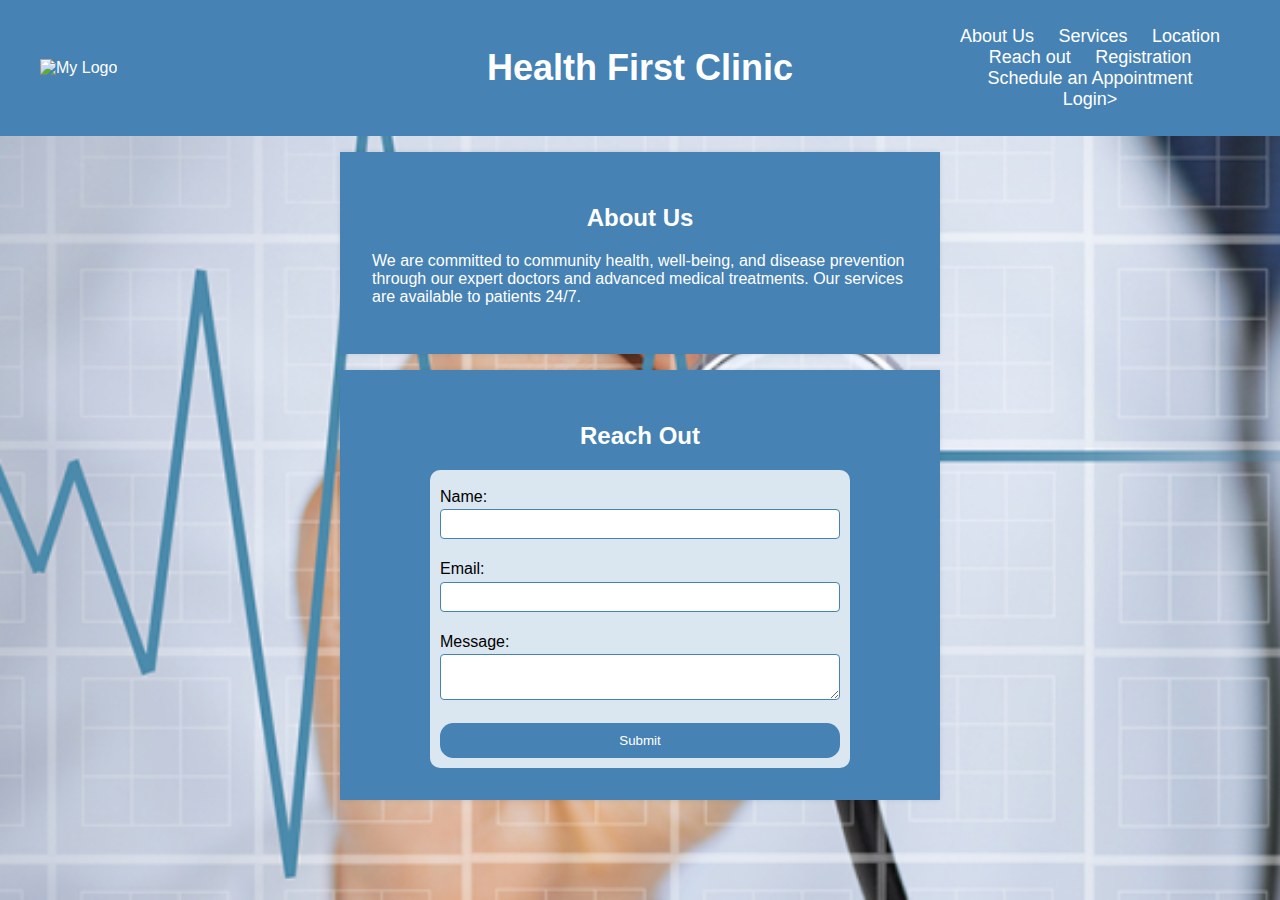
<file: src/main/resources/templates/index.html>
<!DOCTYPE html>
<html lang="en" xmlns:th="http://www.thymeleaf.org">
<head>
    <meta charset="UTF-8">
    <title>Hospital Management System</title>
    <link rel="stylesheet" href="../static/css/styles.css" th:href="@{/css/styles.css}">
    <script type="text/javascript" src="../static/js/home.js" th:src="@{/js/home.js}"></script>

    <style>
        body {
            background-image: url("../static/images/image-stethoscope.png");
            background-size: cover; /* Adjust background size */
            background-position: center; /* Center the image */
            background-repeat: no-repeat; /* Prevent image repetition */
        }

        /* You can also set a background image for specific elements */
        .header-background {
            background-image: url("../static/images/image-stethoscope.png");
            background-size: cover;
            background-position: center;
            background-repeat: no-repeat;
        }
    </style>
</head>
<body>
<header>
    <nav class="navbar">
        <div class="navbar-left">
            <img th:src="@{/images/medical-logo.jpg}" alt="My Logo" class="logo">
        </div>
        <div class="navbar-center">
            <h1>Health First Clinic</h1>
        </div>
        <div class="navbar-right">
            <nav>
                <ul class="nav-links">
                    <li><a href="#">About Us</a></li>
                    <li><a href="#">Services</a></li>
                    <li><a th:href="@{/location}">Location</a></li>
                    <li><a th:href="@{/reachOut}">Reach out</a></li>
                    <li><a th:href="@{/userRegistration}">Registration</a></li>
                    <li><a th:href="@{/appointment}">Schedule an Appointment</a></li>
                    <li><a th:href="@{/login}">Login></a></li>
                </ul>
            </nav>
        </div>
    </nav>
</header>

<section id="about">
    <div>
        <h2>About Us</h2>
    </div>
    <div>
        <p style="color: white;">We are committed to community health, well-being, and
            disease prevention through our expert doctors
            and advanced medical treatments.
            Our services are available to patients 24/7.</p>
    </div>
</section>

<section id="contact">
    <h2>Reach Out</h2>
    <form id="contactForm">
        <label for="name">Name:</label>
        <input type="text" id="name" name="name" required>
        <label for="email">Email:</label>
        <input type="email" id="email" name="email" required>
        <label for="message">Message:</label>
        <textarea id="message" name="message" required></textarea>
        <button type="submit">Submit</button>
    </form>
</section>

<script>
    document.getElementById('contactForm').addEventListener('submit', function (event) {
        event.preventDefault();
        const contName = document.getElementById('name').value;
        const contEmail = document.getElementById('email').value;
        if (!contName || !contEmail) {
            alert('Submit is not complete until you fill all the fields.');
            return;
        }
        alert('We will reach you soon to address your concerns.');
    });
</script>
</body>
</html>
</file>
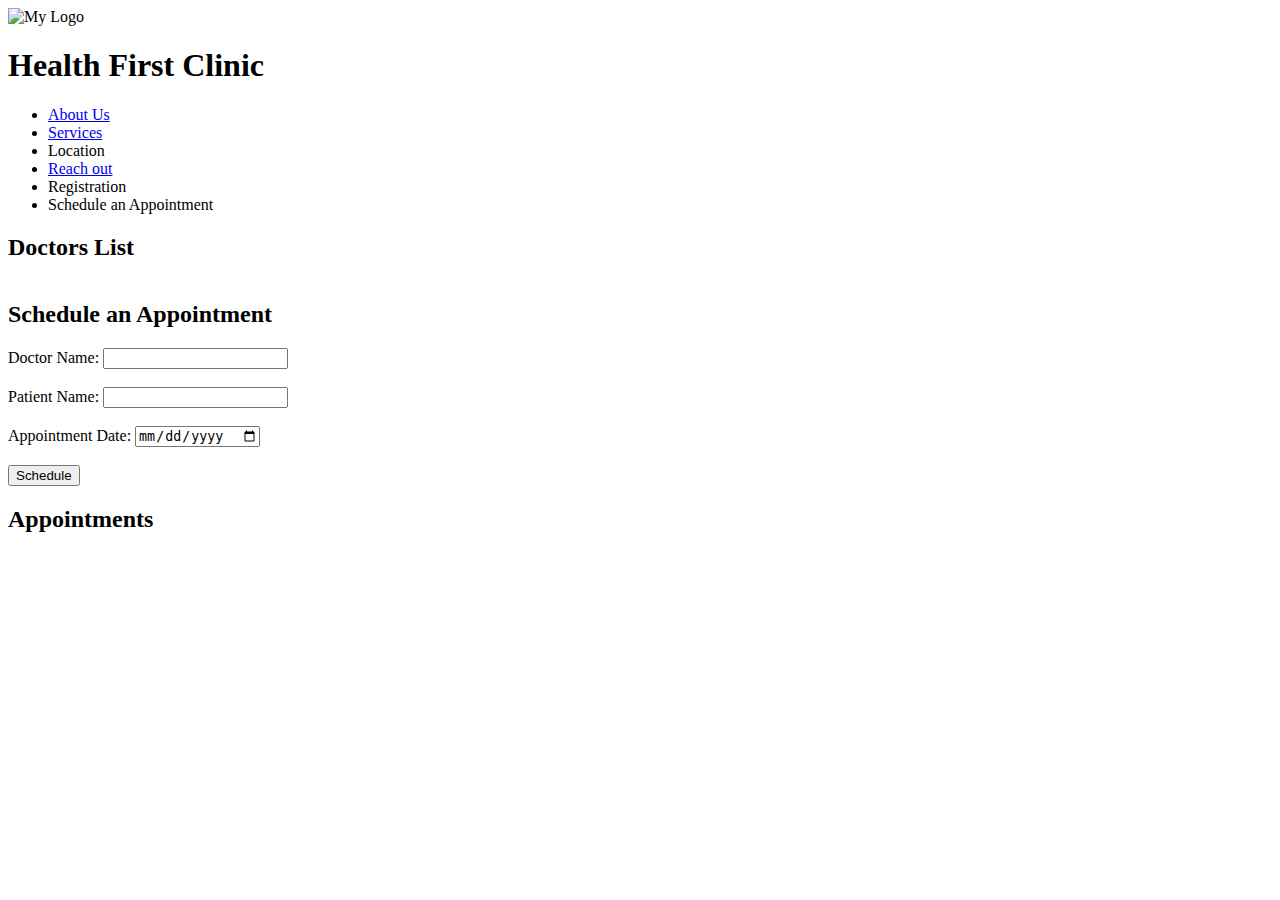
<file: src/main/resources/templates/appointments.html>
<!--<!DOCTYPE html>-->
<!--<html lang="en" xmlns:th="http://www.thymeleaf.org">-->
<!--<head>-->
<!--    <meta charset="UTF-8">-->
<!--    <title>Hospital Management System</title>-->
<!--    <link rel="stylesheet" href="../static/css/styles.css" th:href="@{/css/styles.css}">-->
<!--        <style>-->
<!--            /* Optional CSS for styling */-->
<!--            /*body {-->
<!--                font-family: Arial, sans-serif;-->
<!--                margin: 20px;-->
<!--            }*/-->
<!--            #doctorList, #appointmentList {-->
<!--                list-style-type: none;-->
<!--                padding: 10px;-->
<!--                align-items: center;-->
<!--            }-->
<!--            #doctorList li, #appointmentList li {-->
<!--                margin: 10px 0;-->
<!--                padding: 10px;-->
<!--                border: 1px solid #ddd;-->
<!--                border-radius: 5px;-->
<!--                text-align-all: center;-->
<!--            }-->
<!--        </style>-->
<!--</head>-->
<!--<body>-->
<!--<header>-->
<!--    <nav class="navbar">-->
<!--        <div class="navbar-left">-->
<!--            <img src="../static/images/medical-logo.jpg"  th:src="@{/images/medical-logo.jpg}"   alt="My Logo" class="logo">-->
<!--        </div>-->
<!--        <div class="navbar-center">-->
<!--            <h1>Health First Clinic</h1>-->
<!--        </div>-->
<!--        <div class="navbar-right">-->
<!--            <nav>-->
<!--                <ul class="nav-links">-->
<!--                    <li><a href="#">About Us</a></li>-->
<!--                    <li><a href="#">Services</a></li>-->
<!--                    <li><a href="location.html">Location</a></li>-->
<!--                    <li><a href="#">Reach out</a></li>-->
<!--                    <li><a href="user-registration.html"  th:href="@{/userRegistration}">Registration</a></li>-->
<!--                    <li><a href="appointments.html"> Schedule an Appointment</a></li>-->
<!--                </ul>-->
<!--            </nav>-->
<!--        </div>-->
<!--    </nav>-->
<!--</header>-->
<!--<section>-->
<!--    <h2>Doctors List</h2>-->
<!--    <table>-->
<!--        <tr style="color:white" id="doctorList"></tr>-->
<!--    </table>-->
<!--    &lt;!&ndash;h2>Doctors List</h2>-->
<!--    <ul style="color:white" id="doctorList"></ul&ndash;&gt;-->
<!--</section>-->

<!--<section>-->
<!--    <h2>Schedule an Appointment</h2>-->
<!--    <form id="appointmentForm">-->
<!--        <label for="doctor">Doctor:</label>-->
<!--        <select id="doctor"></select><br><br>-->
<!--        <label for="patientName">Patient Name:</label>-->
<!--        <input type="text" id="patientName" required><br><br>-->
<!--        <label for="appointmentDate">Appointment Date:</label>-->
<!--        <input type="date" id="appointmentDate" required><br><br>-->
<!--        <button type="submit"> Schedule </button>-->
<!--    </form>-->
<!--</section>-->
<!--<section>-->
<!--    <h2>Appointments</h2>-->
<!--    <ul style="color:white" id="appointmentList"></ul>-->
<!--</section>-->
<!--&lt;!&ndash;<script src="../static/js/home.js"></script>&ndash;&gt;-->
<!--&lt;!&ndash;<script src="../static/js/script-hms-appointments.js"></script>&ndash;&gt;-->
<!--</body>-->
<!--</html>-->


<!DOCTYPE html>
<html lang="en" xmlns:th="http://www.thymeleaf.org">
<head>
    <meta charset="UTF-8">
    <title>Hospital Management System</title>
    <link rel="stylesheet" th:href="@{/css/styles.css}">
    <style>
        /* Optional CSS for styling */
        /*body {
            font-family: Arial, sans-serif;
            margin: 20px;
        }*/
        #doctorList, #appointmentList {
            list-style-type: none;
            padding: 10px;
            align-items: center;
        }
        #doctorList li, #appointmentList li {
            margin: 10px 0;
            padding: 10px;
            border: 1px solid #ddd;
            border-radius: 5px;
            text-align: center;
        }
    </style>
</head>
<body>
<header>
    <nav class="navbar">
        <div class="navbar-left">
            <img th:src="@{/images/medical-logo.jpg}" alt="My Logo" class="logo">
        </div>
        <div class="navbar-center">
            <h1>Health First Clinic</h1>
        </div>
        <div class="navbar-right">
            <nav>
                <ul class="nav-links">
                    <li><a href="#">About Us</a></li>
                    <li><a href="#">Services</a></li>
                    <li><a th:href="@{/location.html}">Location</a></li>
                    <li><a href="#">Reach out</a></li>
                    <li><a th:href="@{/userRegistration}">Registration</a></li>
                    <li><a th:href="@{/appointments.html}">Schedule an Appointment</a></li>
                </ul>
            </nav>
        </div>
    </nav>
</header>

<section>
    <h2>Doctors List</h2>
    <table>
        <tr style="color:white" id="doctorList"></tr>
    </table>
    <!--h2>Doctors List</h2>
    <ul style="color:white" id="doctorList"></ul-->
</section>

<section>
    <h2>Schedule an Appointment</h2>
    <form id="appointmentForm" th:action="@{/appointment}" method="post" th:object="${appointment}">
        <label for="doctorName">Doctor Name:</label>
        <input type="text" id="doctorName" name="doctorName" th:field="*{doctorName}" required><br><br>

        <label for="patientName">Patient Name:</label>
        <input type="text" id="patientName" name="patientName" th:field="*{patientName}" required><br><br>

        <label for="appointmentDate">Appointment Date:</label>
        <input type="date" id="appointmentDate" name="appointmentDate" th:field="*{appointmentDate}" required><br><br>

        <button type="submit">Schedule</button>
    </form>

</section>

<section>
    <h2>Appointments</h2>
    <ul style="color:white" id="appointmentList"></ul>
</section>

<!--<script th:src="@{/js/home.js}"></script>-->
<!--<script  src="../static/js/script-hms-appointments.js" th:src="@{/js/script-hms-appointments.js}"></script>-->

</body>
</html>
</file>
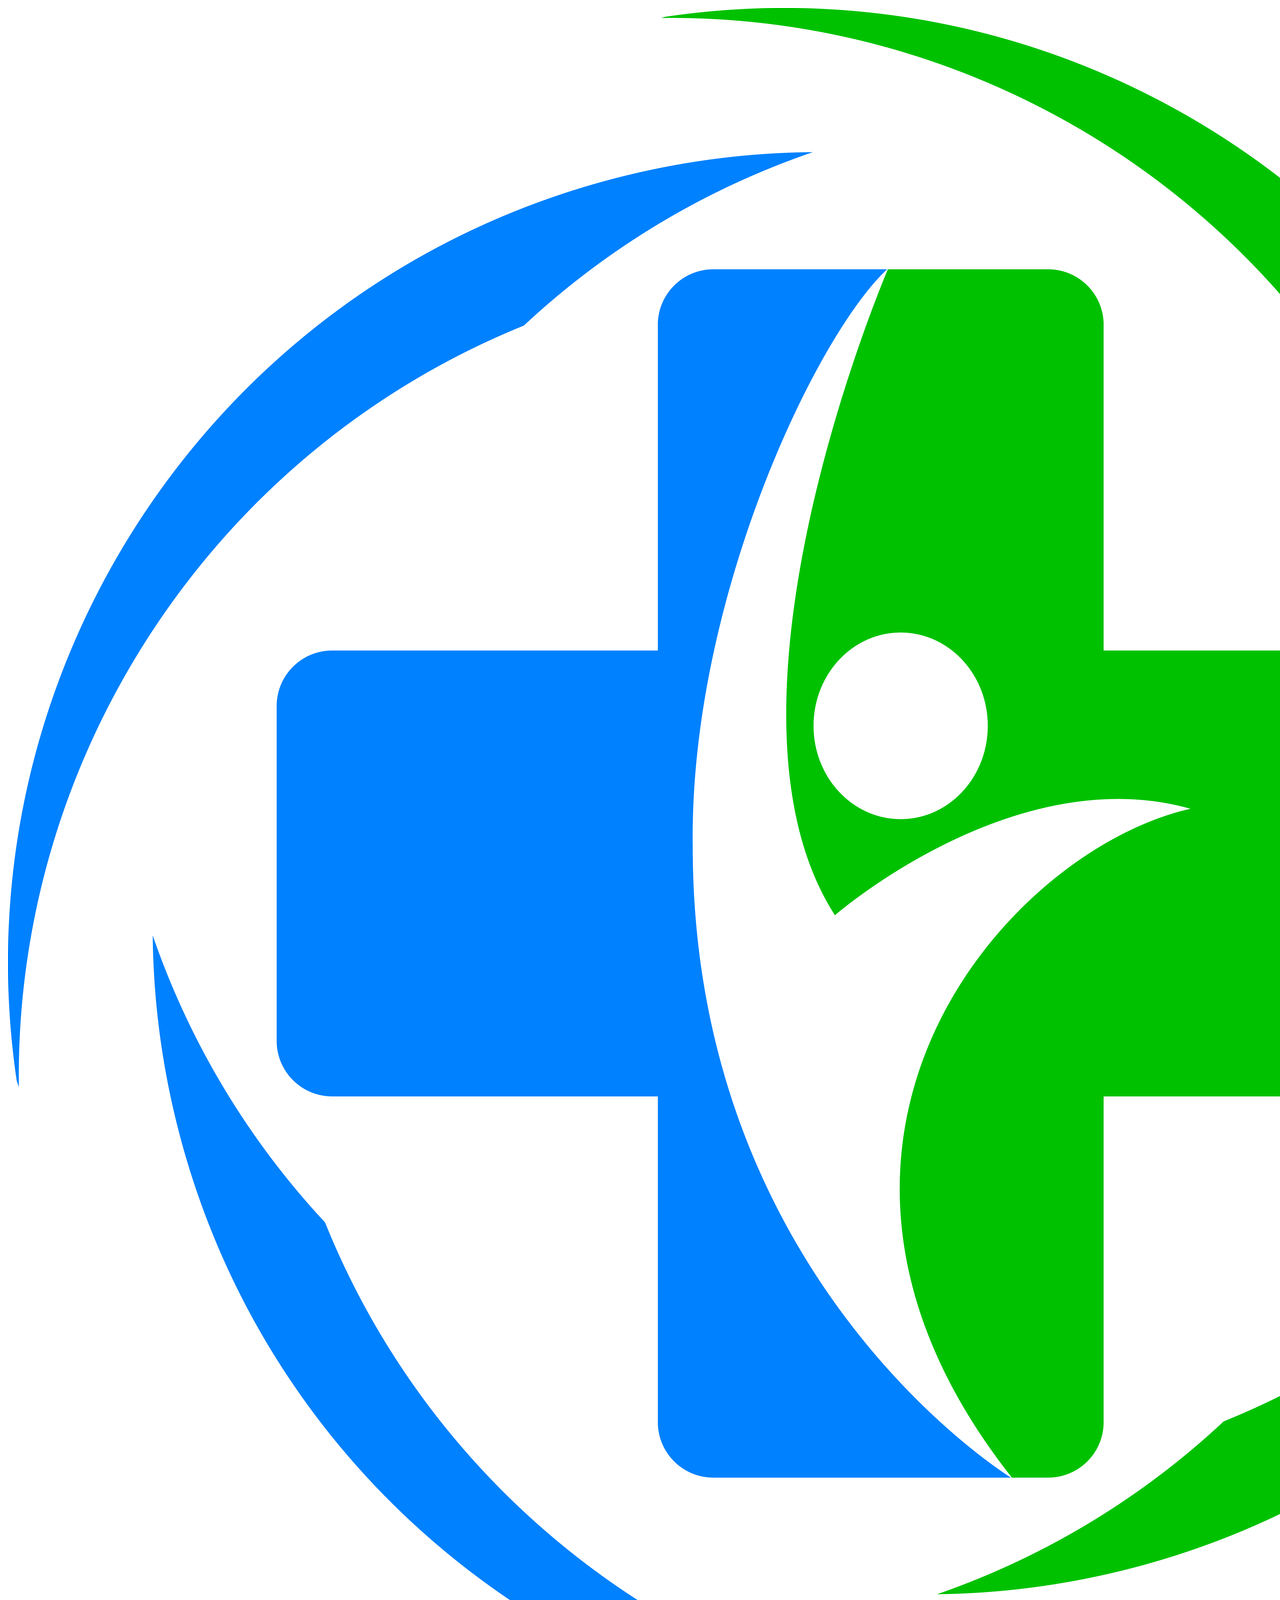
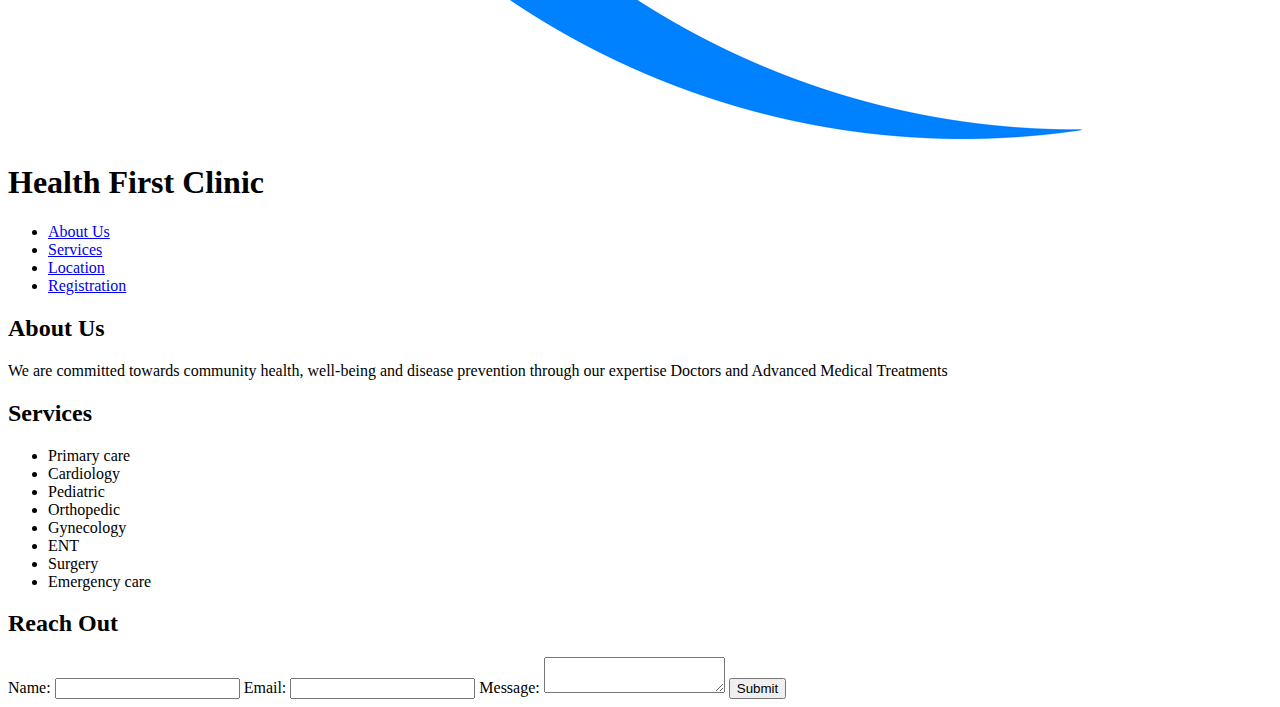
<file: src/main/resources/templates/reachOutPage.html>
<!--<!DOCTYPE html>-->
<!--<html lang="en">-->
<!--<head>-->
<!--    <meta charset="UTF-8">-->
<!--    <title>Hospital Management System</title>-->
<!--    <link rel="stylesheet" href="../static/css/styles.css">-->
<!--</head>-->
<!--<body>-->
<!--&lt;!&ndash;header>-->
<!--    <img src="../static/images/medical-logo.jpg" alt="My Logo" class="logo">-->
<!--    <h1>Health First Clinic</h1>-->
<!--    <nav>-->
<!--        <ul>-->
<!--            <li><a href="#about">About Us</a></li>-->
<!--            <li><a href="#services">Services</a></li>-->
<!--            <li><a href="../templates/template-hms-location.html">Location</a></li>-->
<!--            <li><a href="../templates/template-hms-homepage.html#contact">Reach out</a></li>-->
<!--            <li><a href="../templates/template-hms-registration.html">Patient Registration</a></li>-->
<!--        </ul>-->
<!--    </nav>-->
<!--</header&ndash;&gt;-->
<!--<header>-->
<!--    <nav class="navbar">-->
<!--        <div class="navbar-left">-->
<!--            <img src="../static/images/medical-logo.jpg" alt="My Logo" class="logo">-->
<!--        </div>-->
<!--        <div class="navbar-center">-->
<!--            <h1>Health First Clinic</h1>-->
<!--        </div>-->
<!--        <div class="navbar-right">-->
<!--            <nav>-->
<!--                <ul class="nav-links">-->
<!--                    <li><a href="#about">About Us</a></li>-->
<!--                    <li><a href="#services">Services</a></li>-->
<!--                    <li><a href="../templates/template-hms-location.html">Location</a></li>-->
<!--                    <li><a href="../templates/template-hms-registration.html">Registration</a></li>-->
<!--                </ul>-->
<!--            </nav>-->
<!--        </div>-->
<!--    </nav>-->
<!--</header>-->


<!--<section id="about">-->
<!--    <div>-->
<!--        <h2>About Us</h2>-->
<!--    </div>-->
<!--    <div>-->
<!--        <p>We are commited towards community health, well-being and disease prevention through our expertise Doctors and Advanced Medical Treatments</p>-->
<!--    </div>-->
<!--</section>-->

<!--<section id="services">-->
<!--    <h2> Services</h2>-->
<!--    <nav>-->
<!--        <ul>-->
<!--            <li>Primary care</li>-->
<!--            <li>Cardiology</li>-->
<!--            <li>Pediatric</li>-->
<!--            <li>Orthopedic</li>-->
<!--            <li>Gynecology</li>-->
<!--            <li>ENT</li>-->
<!--            <li>Surgery</li>-->
<!--            <li>Emergency care</li>-->

<!--        </ul>-->
<!--    </nav>-->
<!--</section>-->

<!--<section id="contact">-->
<!--    <h2>Reach Out</h2>-->
<!--    <form id="contactForm"  method="post" role="form" th:action="@{/reachOut}" th:object="${reachout}>-->

<!--    <label for="name"></label>-->
<!--    <input type="text" id="name" name="name" th:field="*{name}" required>-->
<!--        <label for="email">Email:</label>-->
<!--        <input type="email" id="email" name="email"  th:field="*{email}" required>-->
<!--        <label for="message">Message:</label>-->
<!--        <textarea id="message" name="message"  th:field="*{message}" required></textarea>-->
<!--        <button type="submit">Submit</button>-->
<!--    </form>-->
<!--</section>-->

<!--&lt;!&ndash;footer>-->
<!--    <p>&copy; 2024 Health First Clinic. All rights reserved.</p>-->
<!--</footer&ndash;&gt;-->

<!--<script>-->
<!--    function navigateToDetails(id) {-->
<!--        localStorage.setItem('detailId', id);-->
<!--        window.location.href = 'details.html';-->
<!--    }-->
<!--</script>-->

<!--</body>-->
<!--</html>-->



<!DOCTYPE html>
<html lang="en">
<head>
    <meta charset="UTF-8">
    <title>Hospital Management System</title>
    <link rel="stylesheet" th:href="@{/css/styles.css}">
</head>
<body>
<!--header>
    <img src="../static/images/medical-logo.jpg" alt="My Logo" class="logo">
    <h1>Health First Clinic</h1>
    <nav>
        <ul>
            <li><a href="#about">About Us</a></li>
            <li><a href="#services">Services</a></li>
            <li><a href="../templates/template-hms-location.html">Location</a></li>
            <li><a href="../templates/template-hms-homepage.html#contact">Reach out</a></li>
            <li><a href="../templates/template-hms-registration.html">Patient Registration</a></li>
        </ul>
    </nav>
</header-->
<header>
    <nav class="navbar">
        <div class="navbar-left">
            <img src="../static/images/medical-logo.jpg" alt="My Logo" class="logo">
        </div>
        <div class="navbar-center">
            <h1>Health First Clinic</h1>
        </div>
        <div class="navbar-right">
            <nav>
                <ul class="nav-links">
                    <li><a href="#about">About Us</a></li>
                    <li><a href="#services">Services</a></li>
                    <li><a href="../templates/template-hms-location.html">Location</a></li>
                    <li><a href="../templates/template-hms-registration.html">Registration</a></li>
                </ul>
            </nav>
        </div>
    </nav>
</header>

<section id="about">
    <div>
        <h2>About Us</h2>
    </div>
    <div>
        <p>We are committed towards community health, well-being and disease prevention through our expertise Doctors and Advanced Medical Treatments</p>
    </div>
</section>

<section id="services">
    <h2>Services</h2>
    <nav>
        <ul>
            <li>Primary care</li>
            <li>Cardiology</li>
            <li>Pediatric</li>
            <li>Orthopedic</li>
            <li>Gynecology</li>
            <li>ENT</li>
            <li>Surgery</li>
            <li>Emergency care</li>
        </ul>
    </nav>
</section>

<section id="contact">
    <h2>Reach Out</h2>
    <form id="contactForm" method="post" role="form" th:action="@{/reachOut}" th:object="${reachOut}">
        <label for="name">Name:</label>
        <input type="text" id="name" name="name" th:field="*{name}" required>
        <label for="email">Email:</label>
        <input type="email" id="email" name="email" th:field="*{email}" required>
        <label for="message">Message:</label>
        <textarea id="message" name="message" th:field="*{message}" required></textarea>
        <button type="submit">Submit</button>
    </form>
</section>

<!--footer>
    <p>&copy; 2024 Health First Clinic. All rights reserved.</p>
</footer-->

<script>
    function navigateToDetails(id) {
        localStorage.setItem('detailId', id);
        window.location.href = 'details.html';
    }
</script>

</body>
</html>
</file>
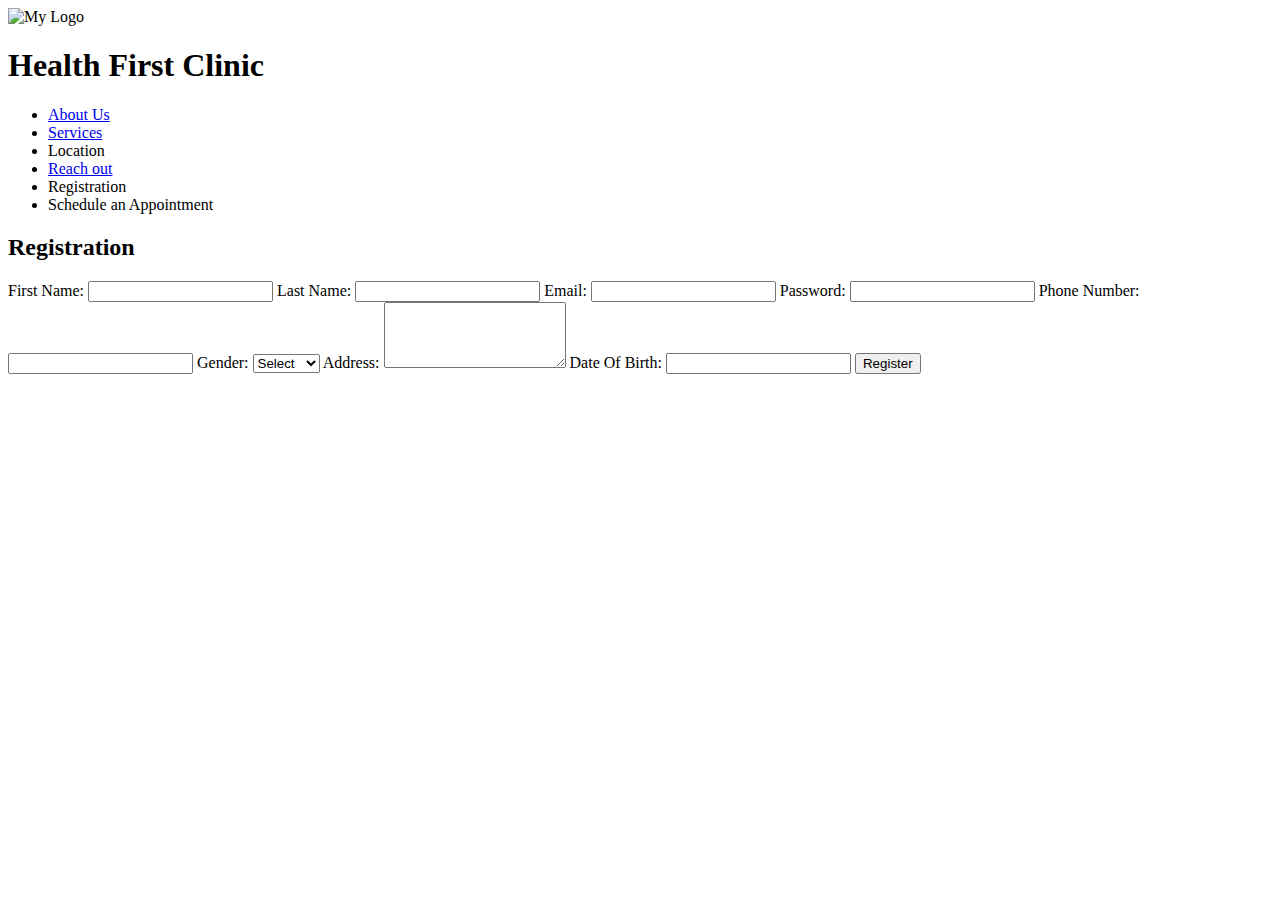
<file: src/main/resources/templates/user-registration.html>
<!DOCTYPE html>
<html lang="en" xmlns:th="http://www.thymeleaf.org">
<head>
    <meta charset="UTF-8">
    <title>Patient Registration</title>
    <link rel="stylesheet" th:href="@{/css/styles.css}">
</head>
<body>
<header>
    <nav class="navbar">
        <div class="navbar-left">
            <img th:src="@{/images/medical-logo.jpg}" alt="My Logo" class="logo">
        </div>
        <div class="navbar-center">
            <h1>Health First Clinic</h1>
        </div>
        <div class="navbar-right">
            <nav>
                <ul class="nav-links">
                    <li><a href="#">About Us</a></li>
                    <li><a href="#">Services</a></li>
                    <li><a th:href="@{/location}">Location</a></li>
                    <li><a href="#">Reach out</a></li>
                    <li><a th:href="@{/userRegistration}">Registration</a></li>
                    <li><a th:href="@{/appointments}">Schedule an Appointment</a></li>
                </ul>
            </nav>
        </div>
    </nav>
</header>

<section>
    <div class="container">
        <h2>Registration</h2>
        <form id="registrationForm" method="post" role="form" th:action="@{/userRegistration/save}" th:object="${user}">
            <label for="firstName">First Name:</label>
            <input type="text" id="firstName" name="firstName" th:field="*{firstName}" required>

            <label for="lastName">Last Name:</label>
            <input type="text" id="lastName" name="lastName" th:field="*{lastName}" required>

            <label for="email">Email:</label>
            <input type="email" id="email" name="email" th:field="*{email}" required>

            <label for="password">Password:</label>
            <input type="password" id="password" name="password" th:field="*{password}" required>

            <label for="phone">Phone Number:</label>
            <input type="tel" id="phone" name="phone" th:field="*{phoneNumber}" required pattern="[0-9]{10}">


            <label for="gender">Gender:</label>
            <select id="gender" name="gender" th:field="*{gender}" required>
                <option value="">Select</option>
                <option value="male">Male</option>
                <option value="female">Female</option>
                <option value="other">Other</option>
            </select>

            <label for="address">Address:</label>
            <textarea id="address" name="address" rows="4" th:field="*{address}" required></textarea>

            <label for="dob">Date Of Birth:</label>
            <input type="text" id="dob" name="dob" th:field="*{dob}" required>


            <button type="submit">Register</button>
        </form>
    </div>
</section>
<!--<script th:src="@{/js/home.js}"></script>-->
</body>
</html>
</file>
<file: src/main/resources/static/css/styles.css>
body {
    font-family: Arial, sans-serif;
    margin: 0;
    padding: 0;
    background-image: url('/static/images/image-stethoscope.png');
    background-size: cover;
    background-repeat: no-repeat;
    background-attachment: fixed;
}

header {
    background-color: steelblue; /* Semi-transparent background  */;
    color: white;
    padding: 10px 0;
    text-align: center;
    flex: auto;
}

header .logo {
    height: 80px;  /*Adjust the size of the logo as needed*/
}


nav ul {
    list-style: none;
    padding: 0;
}

nav ul li {
    display: inline;
    font-size: large;
    flex-direction: row;
    margin: 10px;
}

nav ul li a {
    color: white;
    text-decoration: none;
}

.navbar {
    display: flex;
    align-items: center;
    max-width: 1200px;
    margin: 0 auto;
    padding: 0 20px;
}

.navbar-left {
    flex: 1;
    text-align: left;
}

.navbar-center {
    flex: 2;
    text-align: center;
    font-size: large;
}

.navbar-right {
    flex: 1;
    display: inline;
    flex-wrap: wrap;
}

section {
    padding: 2em;
    margin: 1em auto;
    max-width: 600px;
    background: steelblue;
    align-content: center;
    justify-content: center;
    box-sizing: border-box;
    height: fit-content;
    font-size: medium;
    box-shadow: 0 0 5px rgba(0, 0, 0, 0.1);
}

h2 {
    color: white;
    text-align: center;
}

form {
    display: flex;
    flex-direction: column;
    max-width: 400px;
    margin: auto;
    background-color: rgba(255, 255, 255, 0.8);/*semi-transparent background for form */
    padding: 10px;
    border-radius: 10px;
}

form label {
    margin: 0.5em 0 0.2em;
}

form input, form textarea {
    padding: 0.5em;
    margin-bottom: 1em;
    border: 1px solid steelblue;
    border-radius: 4px;
}

form button {
    padding:10px;
    margin-top: 10px;
    background-color:steelblue;
    color: white;
    border: none;
    border-radius: 1em;
    cursor: pointer;
}

form button:hover {
    background-color: darkblue;
}

footer {
    text-align: center;
    padding: 0 0;
    background-color: steelblue;
    color: white;
    position: fixed;
    width: 100%;
    bottom: 0;
}

table{
    color: white;
    font-size: medium;
    align-self: center;
    height: auto;
    width: auto;
}
</file>
